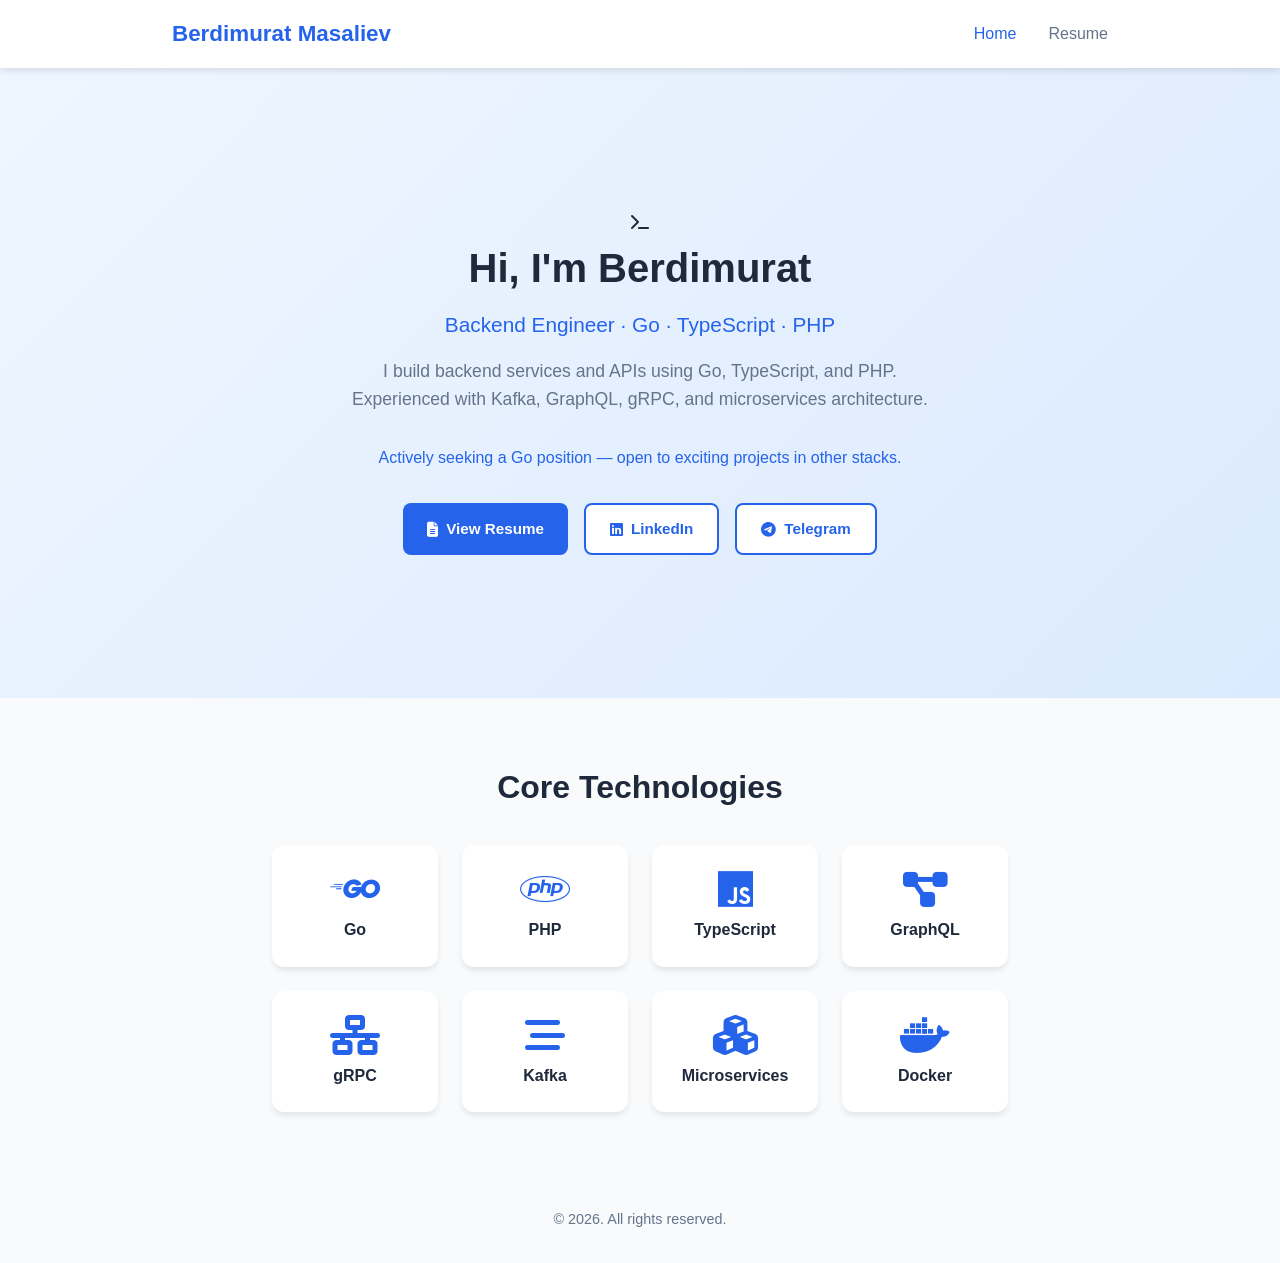
<file: index.html>
<!DOCTYPE html>
<html lang="en">

<head>
    <meta charset="UTF-8">
    <meta name="viewport" content="width=device-width, initial-scale=1.0">
    <title>Berdimurat Masaliev — Backend Engineer</title>
    <link rel="stylesheet" href="style.css">
    <link rel="stylesheet" href="https://cdnjs.cloudflare.com/ajax/libs/font-awesome/6.5.1/css/all.min.css">
    <link rel="apple-touch-icon" sizes="180x180" href="/apple-touch-icon.png">
    <link rel="icon" type="image/png" sizes="32x32" href="/favicon-32x32.png">
    <link rel="icon" type="image/png" sizes="16x16" href="/favicon-16x16.png">
    <link rel="manifest" href="/site.webmanifest">
</head>

<body>
    <nav class="navbar">
        <div class="nav-container">
            <a href="index.html" class="logo">Berdimurat Masaliev</a>
            <ul class="nav-links">
                <li><a href="index.html" class="active">Home</a></li>
                <li><a href="resume.html">Resume</a></li>
            </ul>
        </div>
    </nav>

    <main class="hero">
        <div class="hero-content">
            <div class="hero-icon">
                <i class="fas fa-terminal"></i>
            </div>
            <h1>Hi, I'm Berdimurat</h1>
            <p class="hero-subtitle">Backend Engineer · Go · TypeScript · PHP</p>
            <p class="hero-description">
                I build backend services and APIs using Go, TypeScript, and PHP.
                Experienced with Kafka, GraphQL, gRPC, and microservices architecture.
            </p>
            <p class="hero-status">
                Actively seeking a Go position — open to exciting projects in other stacks.
            </p>
            <div class="hero-buttons">
                <a href="resume.html" class="btn btn-primary">
                    <i class="fas fa-file-alt"></i> View Resume
                </a>
                <a href="https://linkedin.com/in/berdimurat-masaliev" target="_blank" class="btn btn-secondary">
                    <i class="fab fa-linkedin"></i> LinkedIn
                </a>
                <a href="https://t.me/masaliev" target="_blank" class="btn btn-secondary">
                    <i class="fab fa-telegram"></i> Telegram
                </a>
            </div>
        </div>
    </main>

    <section class="skills">
        <h2>Core Technologies</h2>
        <div class="skills-grid">
            <div class="skill-card">
                <i class="fab fa-golang"></i>
                <span>Go</span>
            </div>
            <div class="skill-card">
                <i class="fab fa-php"></i>
                <span>PHP</span>
            </div>
            <div class="skill-card">
                <i class="fab fa-js"></i>
                <span>TypeScript</span>
            </div>
            <div class="skill-card">
                <i class="fas fa-project-diagram"></i>
                <span>GraphQL</span>
            </div>
            <div class="skill-card">
                <i class="fas fa-network-wired"></i>
                <span>gRPC</span>
            </div>
            <div class="skill-card">
                <i class="fas fa-stream"></i>
                <span>Kafka</span>
            </div>
            <div class="skill-card">
                <i class="fas fa-cubes"></i>
                <span>Microservices</span>
            </div>
            <div class="skill-card">
                <i class="fab fa-docker"></i>
                <span>Docker</span>
            </div>
        </div>
    </section>

    <footer>
        <p>&copy; 2026. All rights reserved.</p>
    </footer>
</body>

</html>
</file>
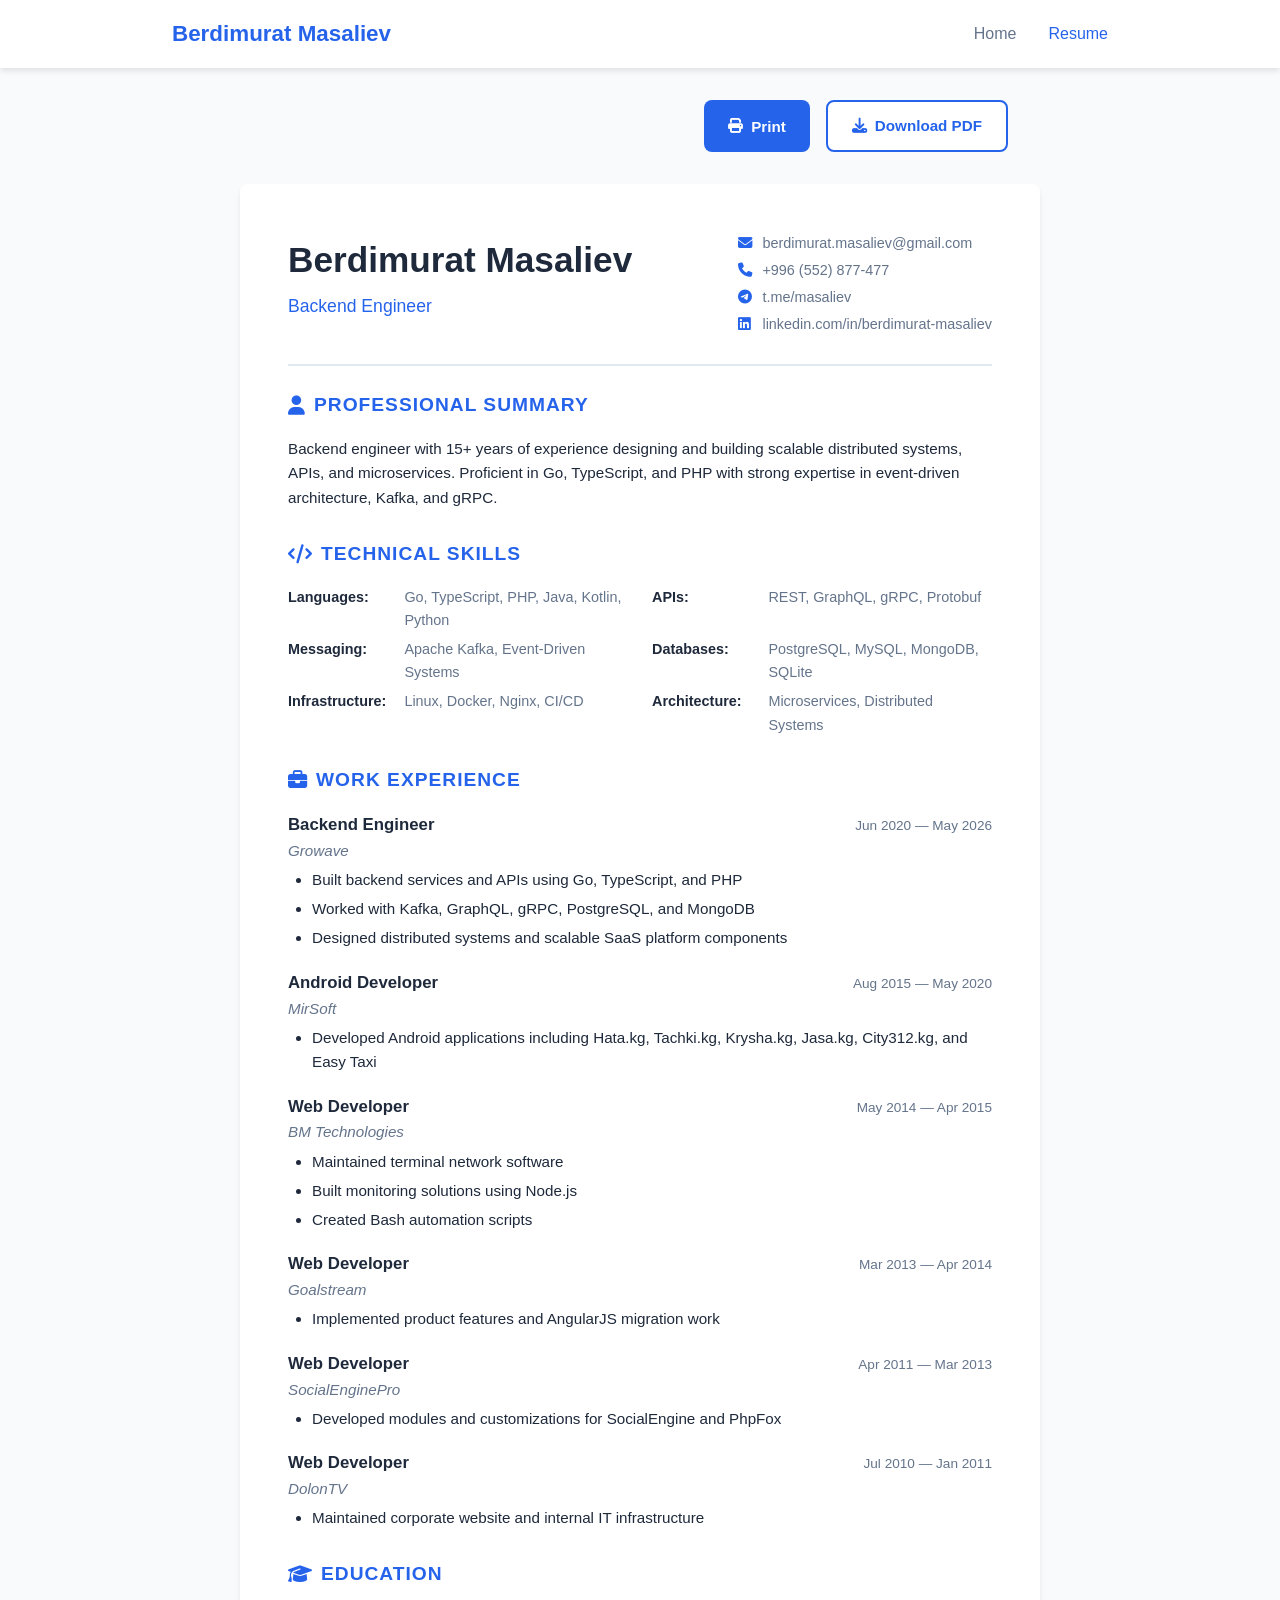
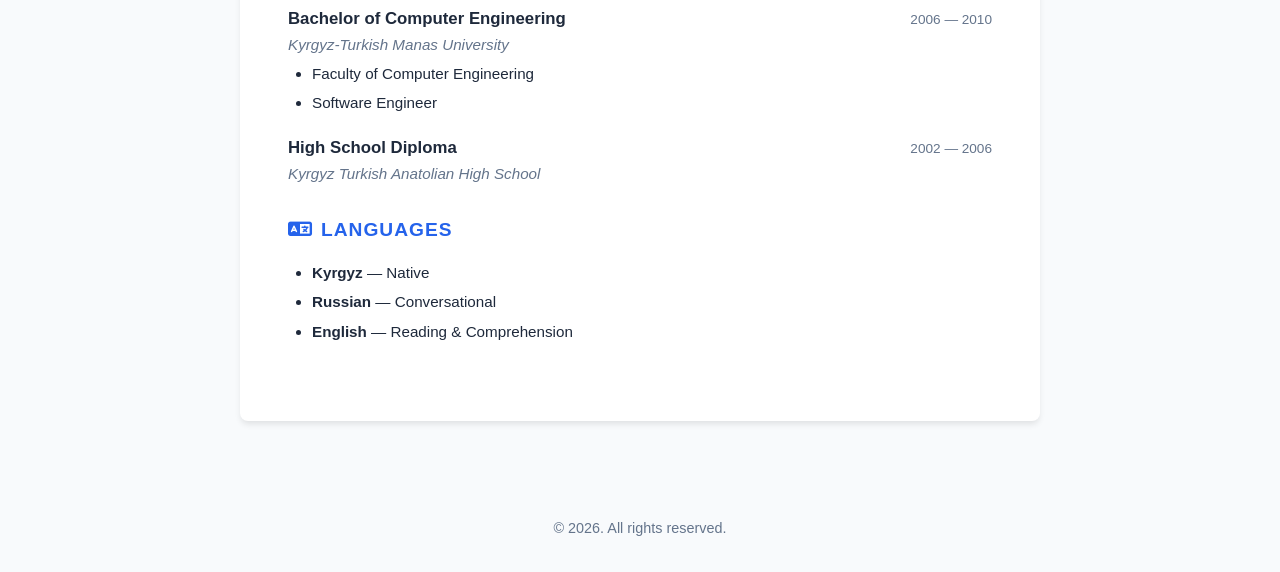
<file: resume.html>
<!DOCTYPE html>
<html lang="en">

<head>
    <meta charset="UTF-8">
    <meta name="viewport" content="width=device-width, initial-scale=1.0">
    <title>Resume — Berdimurat Masaliev</title>
    <link rel="stylesheet" href="style.css">
    <link rel="stylesheet" href="print.css" media="print">
    <link rel="stylesheet" href="https://cdnjs.cloudflare.com/ajax/libs/font-awesome/6.5.1/css/all.min.css">
    <link rel="apple-touch-icon" sizes="180x180" href="/apple-touch-icon.png">
    <link rel="icon" type="image/png" sizes="32x32" href="/favicon-32x32.png">
    <link rel="icon" type="image/png" sizes="16x16" href="/favicon-16x16.png">
    <link rel="manifest" href="/site.webmanifest">
</head>

<body>
    <nav class="navbar">
        <div class="nav-container">
            <a href="index.html" class="logo">Berdimurat Masaliev</a>
            <ul class="nav-links">
                <li><a href="index.html">Home</a></li>
                <li><a href="resume.html" class="active">Resume</a></li>
            </ul>
        </div>
    </nav>

    <!-- Action buttons (hidden on print) -->
    <div class="resume-actions no-print">
        <button onclick="window.print()" class="btn btn-primary">
            <i class="fas fa-print"></i> Print
        </button>
        <a href="CVBerdimuratMasaliev.pdf" download class="btn btn-secondary">
            <i class="fas fa-download"></i> Download PDF
        </a>
    </div>

    <main class="resume-container">
        <!-- Resume Header -->
        <header class="resume-header">
            <div class="resume-header-left">
                <h1>Berdimurat Masaliev</h1>
                <h2>Backend Engineer</h2>
            </div>
            <div class="resume-header-right">
                <p>
                    <a href="mailto:berdimurat.masaliev@gmail.com" class="contact-link">
                        <i class="fas fa-envelope"></i> berdimurat.masaliev@gmail.com
                    </a>
                </p>
                <p>
                    <a href="tel:+996552877477" class="contact-link">
                        <i class="fas fa-phone"></i> +996 (552) 877-477
                    </a>
                </p>
                <p>
                    <a href="https://t.me/masaliev" target="_blank" rel="noopener" class="contact-link">
                        <i class="fab fa-telegram"></i> t.me/masaliev
                    </a>
                </p>
                <p>
                    <a href="https://linkedin.com/in/berdimurat-masaliev" target="_blank" rel="noopener"
                        class="contact-link">
                        <i class="fab fa-linkedin"></i> linkedin.com/in/berdimurat-masaliev
                    </a>
                </p>
            </div>
        </header>

        <hr class="resume-divider">

        <!-- Professional Summary -->
        <section class="resume-section">
            <h3><i class="fas fa-user"></i> Professional Summary</h3>
            <p style="color: var(--dark); font-size: 0.95rem;">
                Backend engineer with 15+ years of experience designing and building
                scalable distributed systems, APIs, and microservices.
                Proficient in Go, TypeScript, and PHP with strong expertise
                in event-driven architecture, Kafka, and gRPC.
            </p>
        </section>

        <!-- Technical Skills -->
        <section class="resume-section">
            <h3><i class="fas fa-code"></i> Technical Skills</h3>

            <div class="skills-compact">
                <div class="skill-row">
                    <span class="skill-label">Languages:</span>
                    <span class="skill-value">Go, TypeScript, PHP, Java, Kotlin, Python</span>
                </div>
                <div class="skill-row">
                    <span class="skill-label">APIs:</span>
                    <span class="skill-value">REST, GraphQL, gRPC, Protobuf</span>
                </div>
                <div class="skill-row">
                    <span class="skill-label">Messaging:</span>
                    <span class="skill-value">Apache Kafka, Event-Driven Systems</span>
                </div>
                <div class="skill-row">
                    <span class="skill-label">Databases:</span>
                    <span class="skill-value">PostgreSQL, MySQL, MongoDB, SQLite</span>
                </div>
                <div class="skill-row">
                    <span class="skill-label">Infrastructure:</span>
                    <span class="skill-value">Linux, Docker, Nginx, CI/CD</span>
                </div>
                <div class="skill-row">
                    <span class="skill-label">Architecture:</span>
                    <span class="skill-value">Microservices, Distributed Systems</span>
                </div>
            </div>
        </section>

        <!-- Work Experience -->
        <section class="resume-section">
            <h3><i class="fas fa-briefcase"></i> Work Experience</h3>

            <div class="resume-item">
                <div class="resume-item-header">
                    <span class="resume-item-title">Backend Engineer</span>
                    <span class="resume-item-date">Jun 2020 — May 2026</span>
                </div>
                <div class="resume-item-subtitle">Growave</div>
                <ul>
                    <li>Built backend services and APIs using Go, TypeScript, and PHP</li>
                    <li>Worked with Kafka, GraphQL, gRPC, PostgreSQL, and MongoDB</li>
                    <li>Designed distributed systems and scalable SaaS platform components</li>
                </ul>
            </div>

            <div class="resume-item">
                <div class="resume-item-header">
                    <span class="resume-item-title">Android Developer</span>
                    <span class="resume-item-date">Aug 2015 — May 2020</span>
                </div>
                <div class="resume-item-subtitle">MirSoft</div>
                <ul>
                    <li>Developed Android applications including Hata.kg, Tachki.kg, Krysha.kg, Jasa.kg, City312.kg, and
                        Easy Taxi</li>
                </ul>
            </div>

            <div class="resume-item">
                <div class="resume-item-header">
                    <span class="resume-item-title">Web Developer</span>
                    <span class="resume-item-date">May 2014 — Apr 2015</span>
                </div>
                <div class="resume-item-subtitle">BM Technologies</div>
                <ul>
                    <li>Maintained terminal network software</li>
                    <li>Built monitoring solutions using Node.js</li>
                    <li>Created Bash automation scripts</li>
                </ul>
            </div>

            <div class="resume-item">
                <div class="resume-item-header">
                    <span class="resume-item-title">Web Developer</span>
                    <span class="resume-item-date">Mar 2013 — Apr 2014</span>
                </div>
                <div class="resume-item-subtitle">Goalstream</div>
                <ul>
                    <li>Implemented product features and AngularJS migration work</li>
                </ul>
            </div>

            <div class="resume-item">
                <div class="resume-item-header">
                    <span class="resume-item-title">Web Developer</span>
                    <span class="resume-item-date">Apr 2011 — Mar 2013</span>
                </div>
                <div class="resume-item-subtitle">SocialEnginePro</div>
                <ul>
                    <li>Developed modules and customizations for SocialEngine and PhpFox</li>
                </ul>
            </div>

            <div class="resume-item">
                <div class="resume-item-header">
                    <span class="resume-item-title">Web Developer</span>
                    <span class="resume-item-date">Jul 2010 — Jan 2011</span>
                </div>
                <div class="resume-item-subtitle">DolonTV</div>
                <ul>
                    <li>Maintained corporate website and internal IT infrastructure</li>
                </ul>
            </div>
        </section>

        <!-- Education -->
        <section class="resume-section">
            <h3><i class="fas fa-graduation-cap"></i> Education</h3>

            <div class="resume-item">
                <div class="resume-item-header">
                    <span class="resume-item-title">Bachelor of Computer Engineering</span>
                    <span class="resume-item-date">2006 — 2010</span>
                </div>
                <div class="resume-item-subtitle">Kyrgyz-Turkish Manas University</div>
                <ul>
                    <li>Faculty of Computer Engineering</li>
                    <li>Software Engineer</li>
                </ul>
            </div>

            <div class="resume-item">
                <div class="resume-item-header">
                    <span class="resume-item-title">High School Diploma</span>
                    <span class="resume-item-date">2002 — 2006</span>
                </div>
                <div class="resume-item-subtitle">Kyrgyz Turkish Anatolian High School</div>
            </div>
        </section>

        <!-- Languages -->
        <section class="resume-section">
            <h3><i class="fas fa-language"></i> Languages</h3>
            <ul>
                <li><strong>Kyrgyz</strong> — Native</li>
                <li><strong>Russian</strong> — Conversational</li>
                <li><strong>English</strong> — Reading &amp; Comprehension</li>
            </ul>
        </section>
    </main>

    <footer class="no-print">
        <p>&copy; 2026. All rights reserved.</p>
    </footer>
</body>

</html>
</file>
<file: style.css>
/* ========== Reset & Base ========== */
* {
    margin: 0;
    padding: 0;
    box-sizing: border-box;
}

:root {
    --primary: #2563eb;
    --primary-dark: #1d4ed8;
    --secondary: #64748b;
    --dark: #1e293b;
    --light: #f8fafc;
    --white: #ffffff;
    --border: #e2e8f0;
    --shadow: 0 4px 6px -1px rgba(0, 0, 0, 0.1);
}

body {
    font-family: 'Segoe UI', Tahoma, Geneva, Verdana, sans-serif;
    color: var(--dark);
    background: var(--light);
    line-height: 1.6;
}

/* ========== Navigation ========== */
.navbar {
    background: var(--white);
    box-shadow: var(--shadow);
    position: sticky;
    top: 0;
    z-index: 100;
}

.nav-container {
    max-width: 1000px;
    margin: 0 auto;
    padding: 1rem 2rem;
    display: flex;
    justify-content: space-between;
    align-items: center;
}

.logo {
    font-size: 1.4rem;
    font-weight: 700;
    color: var(--primary);
    text-decoration: none;
}

.nav-links {
    list-style: none;
    display: flex;
    gap: 2rem;
}

.nav-links a {
    text-decoration: none;
    color: var(--secondary);
    font-weight: 500;
    transition: color 0.3s;
}

.nav-links a:hover,
.nav-links a.active {
    color: var(--primary);
}

/* ========== Hero (Home Page) ========== */
.hero {
    display: flex;
    justify-content: center;
    align-items: center;
    min-height: 70vh;
    text-align: center;
    padding: 4rem 2rem;
    background: linear-gradient(135deg, #eff6ff 0%, #dbeafe 100%);
}

.hero-content {
    max-width: 600px;
}

.hero h1 {
    font-size: 2.5rem;
    margin-bottom: 0.5rem;
    color: var(--dark);
}

.hero-subtitle {
    font-size: 1.3rem;
    color: var(--primary);
    font-weight: 500;
    margin-bottom: 1rem;
}

.hero-description {
    font-size: 1.1rem;
    color: var(--secondary);
    margin-bottom: 2rem;
}

.hero-status {
    font-size: 1rem;
    color: var(--primary);
    font-weight: 500;
    margin-bottom: 2rem;
}

.hero-buttons {
    display: flex;
    gap: 1rem;
    justify-content: center;
    flex-wrap: wrap;
}

/* ========== Buttons ========== */
.btn {
    display: inline-flex;
    align-items: center;
    gap: 0.5rem;
    padding: 0.75rem 1.5rem;
    border-radius: 0.5rem;
    text-decoration: none;
    font-weight: 600;
    font-size: 0.95rem;
    transition: all 0.3s;
    border: none;
    cursor: pointer;
}

.btn-primary {
    background: var(--primary);
    color: var(--white);
}

.btn-primary:hover {
    background: var(--primary-dark);
    transform: translateY(-2px);
    box-shadow: 0 4px 12px rgba(37, 99, 235, 0.3);
}

.btn-secondary {
    background: var(--white);
    color: var(--primary);
    border: 2px solid var(--primary);
}

.btn-secondary:hover {
    background: #eff6ff;
    transform: translateY(-2px);
}

/* ========== Skills Section (Home Page) ========== */
.skills {
    max-width: 800px;
    margin: 4rem auto;
    padding: 0 2rem;
}

.skills h2 {
    text-align: center;
    font-size: 2rem;
    margin-bottom: 2rem;
    color: var(--dark);
}

.skills-grid {
    display: grid;
    grid-template-columns: repeat(auto-fit, minmax(140px, 1fr));
    gap: 1.5rem;
}

.skill-card {
    background: var(--white);
    padding: 1.5rem;
    border-radius: 0.75rem;
    text-align: center;
    box-shadow: var(--shadow);
    transition: transform 0.3s;
}

.skill-card:hover {
    transform: translateY(-5px);
}

.skill-card i {
    font-size: 2.5rem;
    color: var(--primary);
    margin-bottom: 0.5rem;
    display: block;
}

.skill-card span {
    font-weight: 600;
    color: var(--dark);
}

/* ========== Resume Container ========== */
.resume-actions {
    max-width: 800px;
    margin: 2rem auto 0;
    padding: 0 2rem;
    display: flex;
    gap: 1rem;
    justify-content: flex-end;
}

.resume-container {
    max-width: 800px;
    margin: 2rem auto 4rem;
    padding: 3rem;
    background: var(--white);
    box-shadow: var(--shadow);
    border-radius: 0.5rem;
}

/* ========== Resume Header ========== */
.resume-header {
    display: flex;
    justify-content: space-between;
    align-items: flex-start;
    flex-wrap: wrap;
    gap: 1rem;
}

.resume-header-left h1 {
    font-size: 2.2rem;
    color: var(--dark);
    margin-bottom: 0.25rem;
}

.resume-header-left h2 {
    font-size: 1.1rem;
    color: var(--primary);
    font-weight: 500;
}

.resume-header-right p {
    font-size: 0.9rem;
    color: var(--secondary);
    margin-bottom: 0.25rem;
}

.contact-link {
    text-decoration: none;
    color: var(--secondary);
    transition: color 0.3s;
}

.contact-link:hover {
    color: var(--primary);
}

.contact-link i {
    width: 20px;
    color: var(--primary);
}

.resume-divider {
    border: none;
    border-top: 2px solid var(--border);
    margin: 1.5rem 0;
}

/* ========== Resume Sections ========== */
.resume-section {
    margin-bottom: 1.8rem;
}

.resume-section h3 {
    font-size: 1.2rem;
    color: var(--primary);
    margin-bottom: 1rem;
    display: flex;
    align-items: center;
    gap: 0.5rem;
    text-transform: uppercase;
    letter-spacing: 1px;
}

.resume-item {
    margin-bottom: 1.2rem;
}

.resume-item-header {
    display: flex;
    justify-content: space-between;
    align-items: baseline;
    flex-wrap: wrap;
    gap: 0.5rem;
}

.resume-item-title {
    font-weight: 700;
    font-size: 1.05rem;
    color: var(--dark);
}

.resume-item-date {
    font-size: 0.85rem;
    color: var(--secondary);
    white-space: nowrap;
}

.resume-item-subtitle {
    font-size: 0.95rem;
    color: var(--secondary);
    font-style: italic;
    margin-bottom: 0.3rem;
}

.resume-item ul,
.resume-section ul {
    padding-left: 1.5rem;
    color: var(--dark);
}

.resume-item li,
.resume-section li {
    margin-bottom: 0.3rem;
    font-size: 0.95rem;
}

/* ========== Skill Categories (Resume) ========== */
.skill-category {
    margin-bottom: 1rem;
}

.skill-category strong {
    display: block;
    margin-bottom: 0.4rem;
    color: var(--dark);
    font-size: 0.95rem;
}

.skills-list {
    display: flex;
    flex-wrap: wrap;
    gap: 0.5rem;
}

.skill-tag {
    background: #eff6ff;
    color: var(--primary);
    padding: 0.35rem 0.85rem;
    border-radius: 2rem;
    font-size: 0.85rem;
    font-weight: 500;
}

/* ========== Compact Skills (Resume) ========== */
.skills-compact {
    display: grid;
    grid-template-columns: 1fr 1fr;
    gap: 0.4rem 1.5rem;
}

.skill-row {
    display: flex;
    gap: 0.4rem;
    font-size: 0.9rem;
}

.skill-label {
    font-weight: 600;
    color: var(--dark);
    white-space: nowrap;
    min-width: 110px;
}

.skill-value {
    color: var(--secondary);
}

@media (max-width: 600px) {
    .skills-compact {
        grid-template-columns: 1fr;
    }
}

/* ========== Footer ========== */
footer {
    text-align: center;
    padding: 2rem;
    color: var(--secondary);
    font-size: 0.9rem;
}

/* ========== Responsive ========== */
@media (max-width: 600px) {
    .nav-container {
        flex-direction: column;
        gap: 0.5rem;
    }

    .hero h1 {
        font-size: 1.8rem;
    }

    .hero-subtitle {
        font-size: 1.1rem;
    }

    .hero-buttons {
        flex-direction: column;
        align-items: center;
    }

    .resume-container {
        padding: 1.5rem;
        margin: 1rem;
    }

    .resume-header {
        flex-direction: column;
    }

    .resume-item-header {
        flex-direction: column;
    }
}
</file>
<file: print.css>
/* ========== Print Styles ========== */
@media print {
    body {
        background: white !important;
        color: black !important;
        font-size: 12pt;
    }

    /* Hide navigation, buttons, and footer */
    .navbar,
    .resume-actions,
    footer,
    .no-print {
        display: none !important;
    }

    /* Full-width resume */
    .resume-container {
        max-width: 100%;
        width: 100%;
        margin: 0;
        padding: 0 1cm;
        box-shadow: none;
        border-radius: 0;
    }

    .resume-header {
        margin-top: 1cm;
    }

    .resume-header-left h1 {
        font-size: 22pt;
    }

    .resume-header-left h2 {
        font-size: 13pt;
    }

    .resume-divider {
        border-color: #333;
    }

    .resume-section h3 {
        color: black;
        font-size: 13pt;
        border-bottom: 1px solid #333;
        padding-bottom: 4px;
    }

    .resume-item-title {
        color: black;
    }

    .resume-item-subtitle {
        color: #444;
    }

    .resume-item-date {
        color: #555;
    }

    .skill-tag {
        background: #f0f0f0;
        color: black;
        border: 1px solid #ccc;
    }

    .resume-section h3 i {
        font-size: 0.9em;
    }

    @page {
        margin: 1.5cm;
    }

    .skills-compact {
        grid-template-columns: 1fr 1fr;
        gap: 0.2rem 1rem;
    }

    .skill-label {
        color: black;
    }

    .skill-value {
        color: #333;
    }
}
</file>
